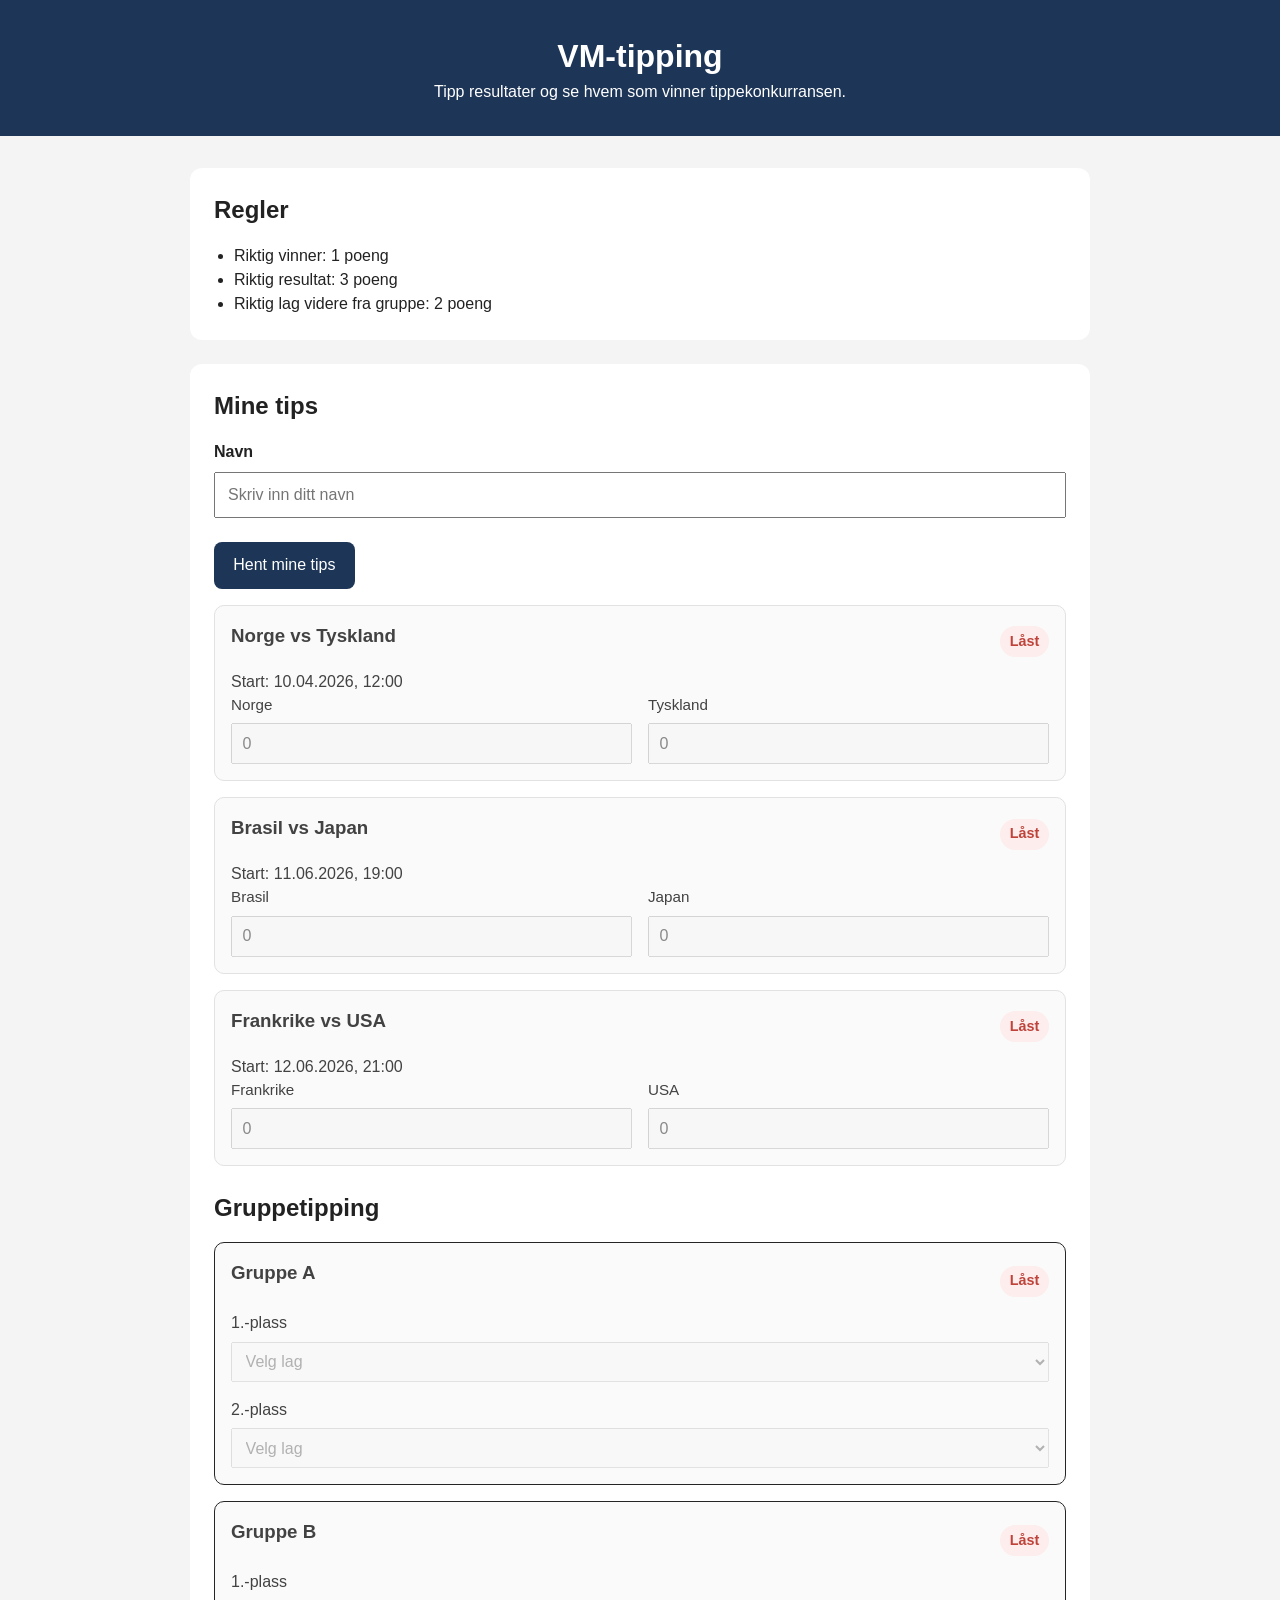
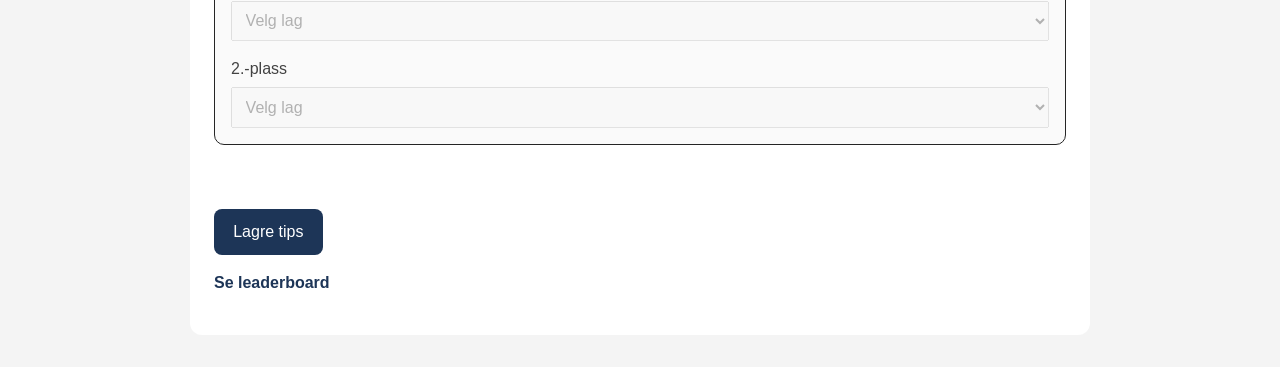
<file: index.html>
<!DOCTYPE html>
<html lang="no">
<head>
    <meta charset="UTF-8">
    <meta name="viewport" content="width=device-width, initial-scale=1.0">
    <title>World cup predictions</title>
    <link rel="stylesheet" href="css/style.css">
    <script src="js/app.js" defer></script>
</head>
<body>
    <header class="site-header">
        <h1>VM-tipping</h1>
        <p>Tipp resultater og se hvem som vinner tippekonkurransen.</p>
    </header>

    <main class="container">
        <section class="rules">
            <h2>Regler</h2>
            <ul>
                <li>Riktig vinner: 1 poeng</li>
                <li>Riktig resultat: 3 poeng</li>
                <li>Riktig lag videre fra gruppe: 2 poeng</li>
            </ul>
        </section>

        <section class="prediction-form">
            <h2>Mine tips</h2>

            <div class="name-field">
                <label for="userName">Navn</label>
                <input type="text" id="userName" placeholder="Skriv inn ditt navn">
            </div>

            <div class="action-buttons">
                <button id="loadButton" type="button">Hent mine tips</button>
            </div>

            <div id="matchesContainer" class="matches-container">
                <!-- Kampene legges inn her med javascript -->
            </div>

            <section class="group-predictions">
                <h2>Gruppetipping</h2>
                <div id="groupsContainer" class="groups-container"></div>
            </section>

            <p id="messageBox" class="message-box"></p>

            <button id="saveButton" type="button">Lagre tips</button>

            <div class="page-actions">
                <a href="leaderboard.html" class="back-link">Se leaderboard</a>
            </div>
        </section>
    </main>
</body>
</html>
</file>
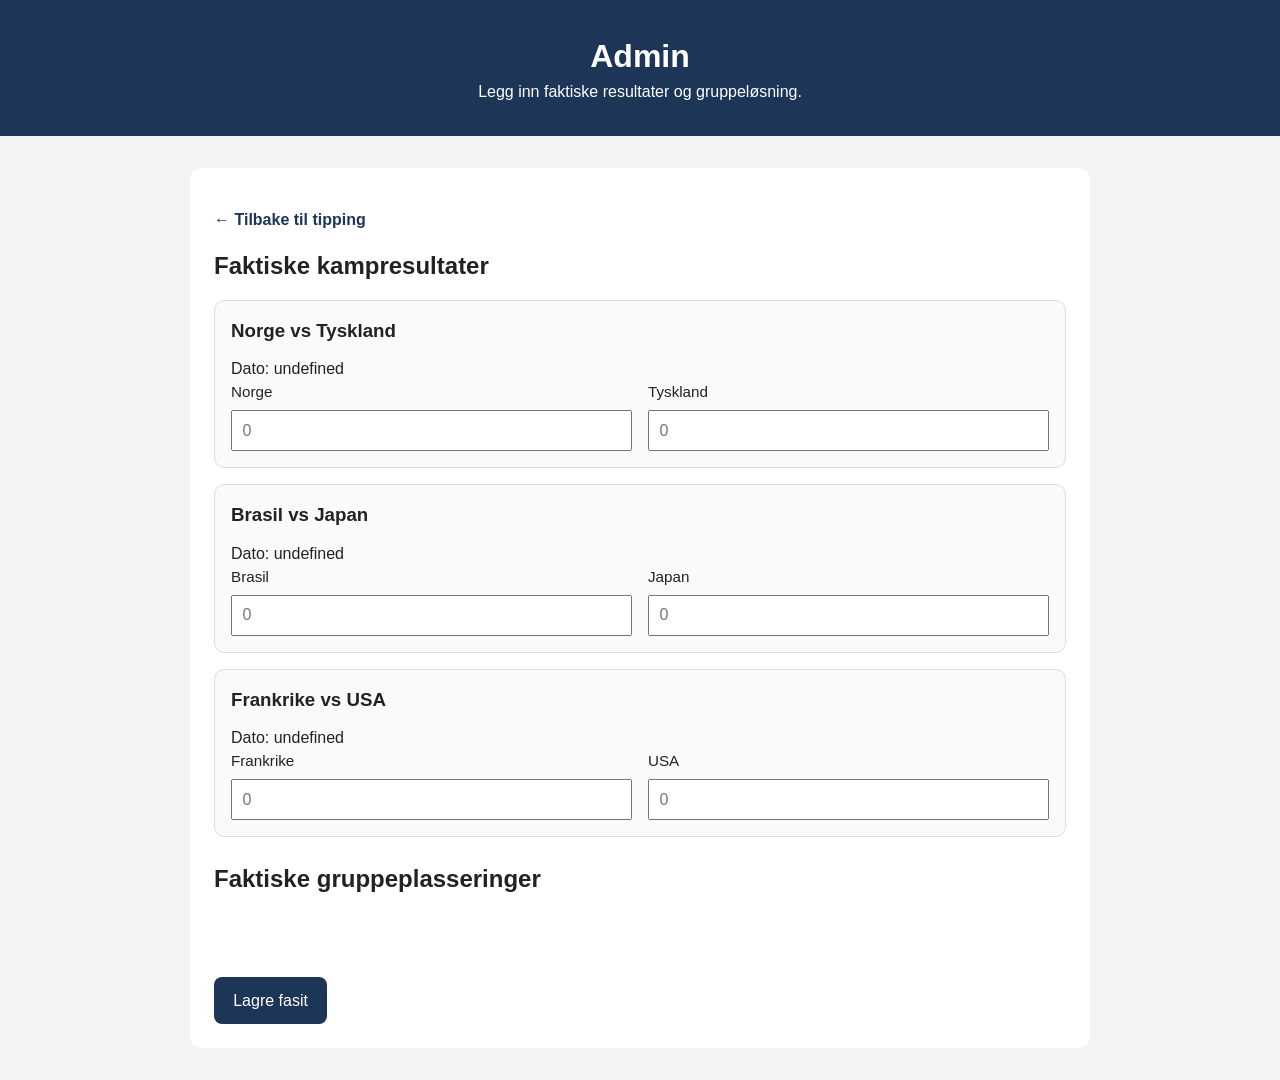
<file: admin.html>
<!DOCTYPE html>
<html lang="no">
<head>
    <meta charset="UTF-8">
    <meta name="viewport" content="width=device-width, initial-scale=1.0">
    <title>Admin | VM-tipping</title>
    <link rel="stylesheet" href="css/style.css">
    <script src="js/admin.js" defer></script>
</head>
<body>
    <header class="site-header">
        <h1>Admin</h1>
        <p>Legg inn faktiske resultater og gruppeløsning.</p>
    </header>

    <main class="container">
        <section class="prediction-form">
            <div class="page-actions">
                <a href="index.html" class="back-link">← Tilbake til tipping</a>
            </div>

            <h2>Faktiske kampresultater</h2>
            <div id="adminMatchesContainer" class="matches-container"></div>

            <section class="group-predictions">
                <h2>Faktiske gruppeplasseringer</h2>
                <div id="admingroupsContainer" class="groups-container"></div>
            </section>

            <p id="adminMessageBox" class="message-box"></p>

            <button id="saveResultsButton" type="button">Lagre fasit</button>
        </section>
    </main>
</body>
</html>
</file>
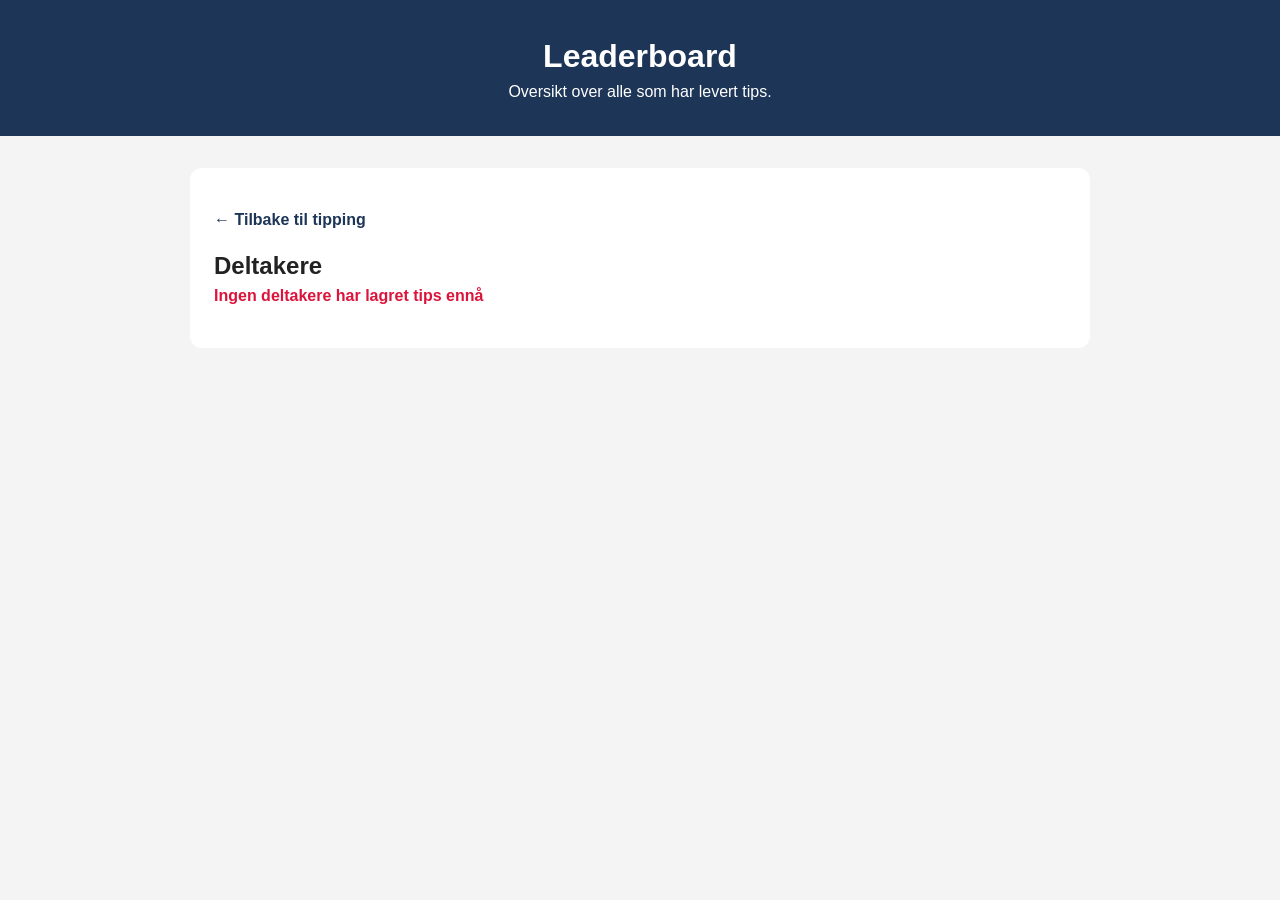
<file: leaderboard.html>
<!DOCTYPE html>
<html lang="no">
<head>
    <meta charset="UTF-8">
    <meta name="viewport" content="width=device-width, initial-scale=1.0">
    <title>Leaderboard | VM-tipping</title>
    <link rel="stylesheet" href="css/style.css">
    <script src="js/leaderboard.js" defer></script>
</head>
<body>
    <header class="site-header">
        <h1>Leaderboard</h1>
        <p>Oversikt over alle som har levert tips.</p>
    </header>

    <main class="container">
        <section class="leaderboard-section">
            <div class="page-actions">
                <a href="index.html" class="back-link">← Tilbake til tipping</a>
            </div>

            <h2>Deltakere</h2>
            <p id="leaderboardMessage" class="message-box"></p>

            <div id="leaderboardContainer" class="leaderboard-container"></div>
        </section>
    </main>
    
</body>
</html>
</file>
<file: css/style.css>
* {
    box-sizing: border-box;
    margin: 0;
    padding: 0;
}

body {
    font-family: arial, sans-serif;
    background-color: #f4f4f4;
    color: #222;
    line-height: 1.5;
}

.site-header {
    background-color: #1d3557;
    color: white;
    text-align: center;
    padding: 2rem 1rem;
}

.container {
    width: min(900px, 90%);
    margin: 2rem auto;
}

.rules,
.prediction-form {
    background-color: white;
    padding: 1.5rem;
    border-radius: 12px;
    margin-bottom: 1.5rem;
}

.rules h2,
.prediction-form h2 {
    margin-bottom: 1rem;
}

.rules ul {
    padding-left: 1.25rem;
}

.name-field {
    margin-bottom: 1.5rem;
}

.name-field label {
    display: block;
    margin-bottom: 0.5rem;
    font-weight: bold;
}

.name-field input {
    width: 100%;
    padding: 0.75rem;
    font-size: 1rem;
}

.matches-container {
    display: grid;
    gap: 1rem;
    margin-bottom: 1.5rem;
}

.match-card {
    border: 1px solid #ddd;
    border-radius: 10px;
    padding: 1rem;
    background-color: #fafafa;
}

.match-card h3 {
    margin-bottom: 0.75rem;
}

.score-inputs {
    display: flex;
    gap: 1rem;
    align-items: center;
}

.score-inputs div {
    flex: 1;
}

.score-inputs label {
    display: block;
    margin-bottom: 0.4rem;
    font-size: 0.95rem;
}

.score-inputs input {
    width: 100%;
    padding: 0.6rem;
    font-size: 1rem;
}

.group-predictions {
    margin-bottom: 1.5rem;
}

.groups-container {
    display: grid;
    gap: 1rem;
}

.group-card {
    border: 1px solid black;
    border-radius: 10px;
    padding: 1rem;
    background-color: #fafafa;
}

.group-card h3 {
    margin-bottom: 1rem;
}

.group-selects {
    display: grid;
    gap: 1rem;
}

.group-selects label {
    display: block;
    margin-bottom: 0.4rem;
}

.group-selects select {
    width: 100%;
    padding: 0.6rem;
    font-size: 1rem;
}

button {
    background-color: #1d3557;
    color: white;
    border: none;
    padding: 0.9rem 1.2rem;
    border-radius: 8px;
    cursor: pointer;
    font-size: 1rem;
}

button:hover {
    opacity: 0.9;
}

.action-buttons {
    margin-bottom: 1rem;
}

.action-buttons button {
    margin-right: 0.75rem;
}

.page-actions {
    margin-top: 1rem;
    margin-bottom: 1rem;
}

.back-link {
    display: inline-block;
    color: #1d3557;
    font-weight: bold;
    text-decoration: none;
}

.back-link:hover {
    text-decoration: underline;
}

.leaderboard-section {
    background-color: white;
    padding: 1.5rem;
    border-radius: 12px;
}

.leaderboard-container {
    display: grid;
    gap: 1rem;
    margin-top: 1rem;
}

.leaderboard-card {
    border: 1px solid #ddd;
    border-radius: 10px;
    padding: 1rem;
    background-color: #fafafa;
}

.leaderboard-card h3 {
    margin-bottom: 0.5rem;
}

.message-box {
    min-height: 1.5rem;
    margin-bottom: 1rem;
    font-weight: bold;
}

.message-box.success {
    color: green;
}

.message-box.error {
    color: crimson;
}

.leaderboard-card.gold {
  border: 2px solid gold;
  background-color: #fff8dc;
}

.leaderboard-card.silver {
  border: 2px solid silver;
  background-color: #f2f2f2;
}

.leaderboard-card.bronze {
  border: 2px solid #cd7f32;
  background-color: #fff3e0;
}

.locked-card {
  opacity: 0.8;
}

.locked-text {
  font-weight: bold;
  margin-bottom: 0.75rem;
}

.match-header {
  display: flex;
  justify-content: space-between;
  align-items: center;
  gap: 1rem;
  margin-bottom: 0.5rem;
}

.match-status {
  padding: 0.3rem 0.6rem;
  border-radius: 999px;
  font-size: 0.9rem;
  font-weight: bold;
}

.status-open {
  background-color: #e7f7ed;
  color: #1f7a3d;
}

.status-locked {
  background-color: #fdeaea;
  color: #b42318;
}

.open-card {
  border: 1px solid #d0e7d7;
}

.locked-card {
  opacity: 0.85;
}
</file>
